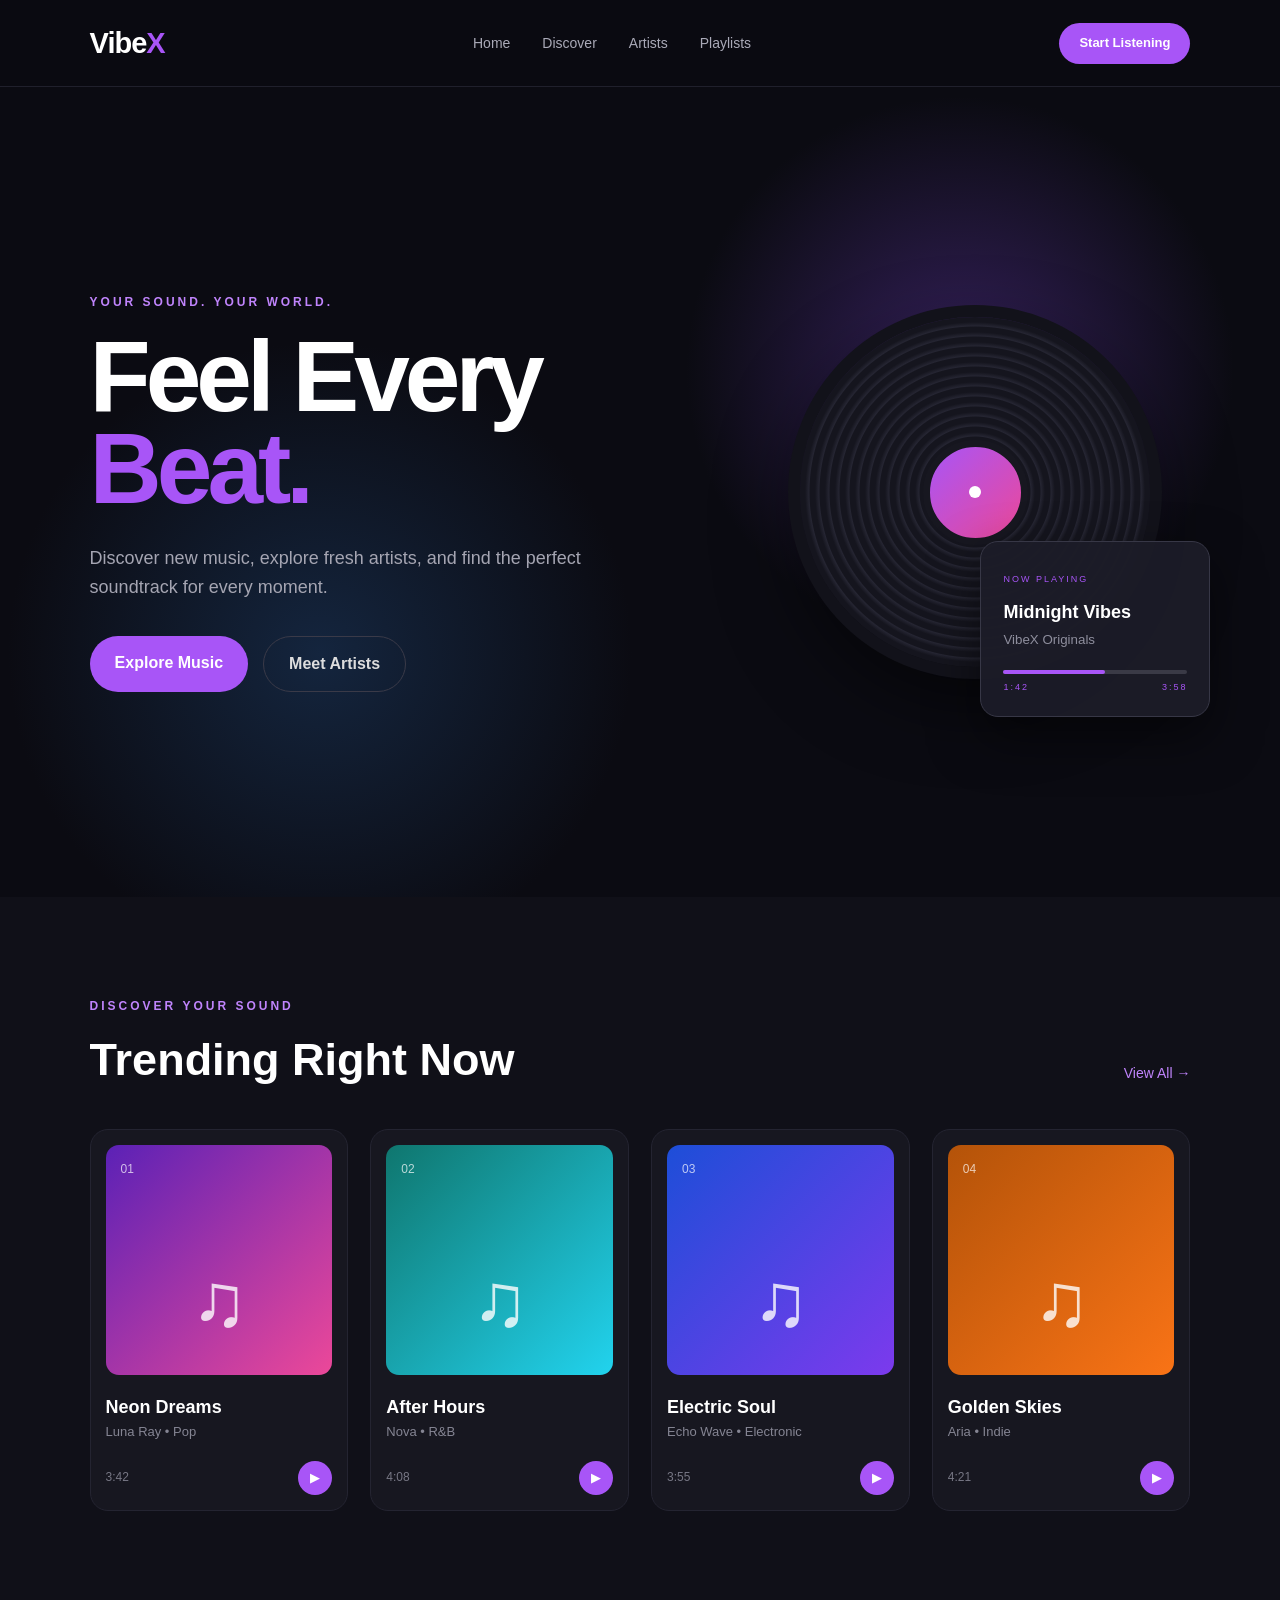
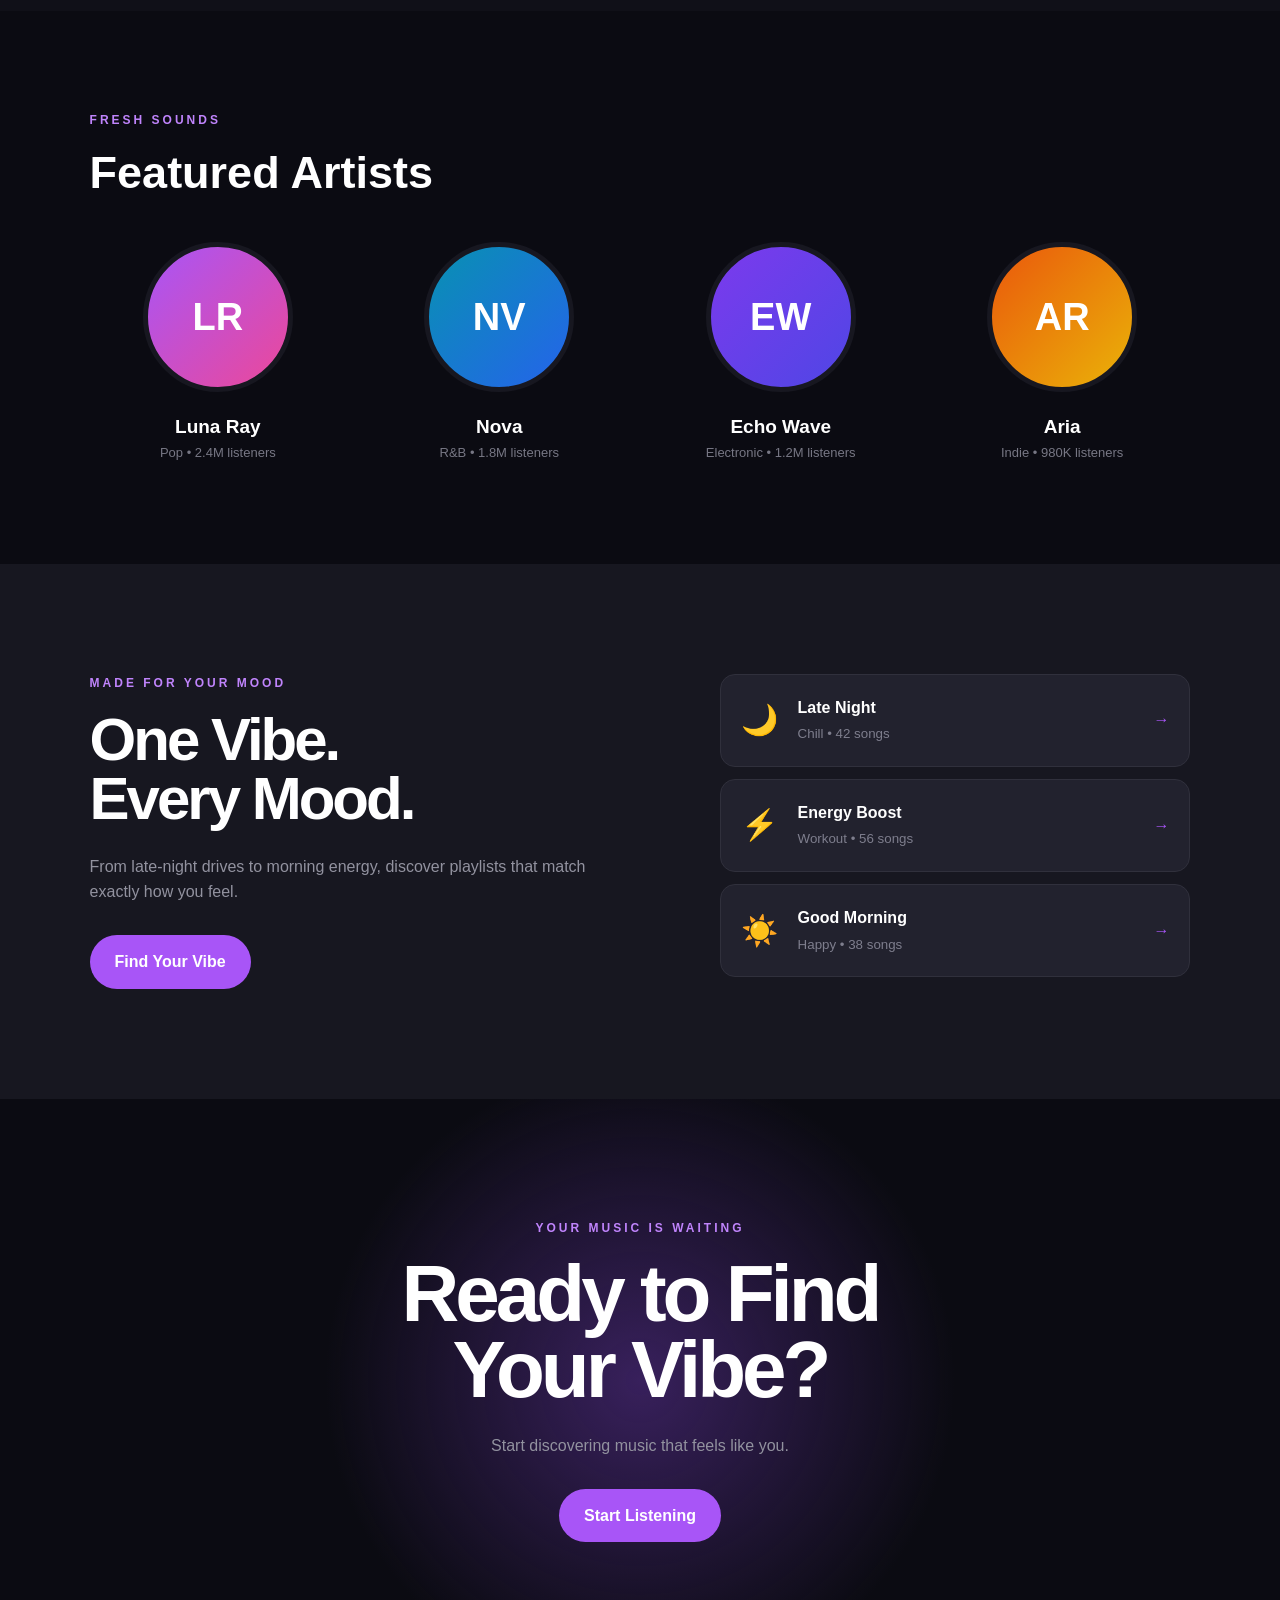
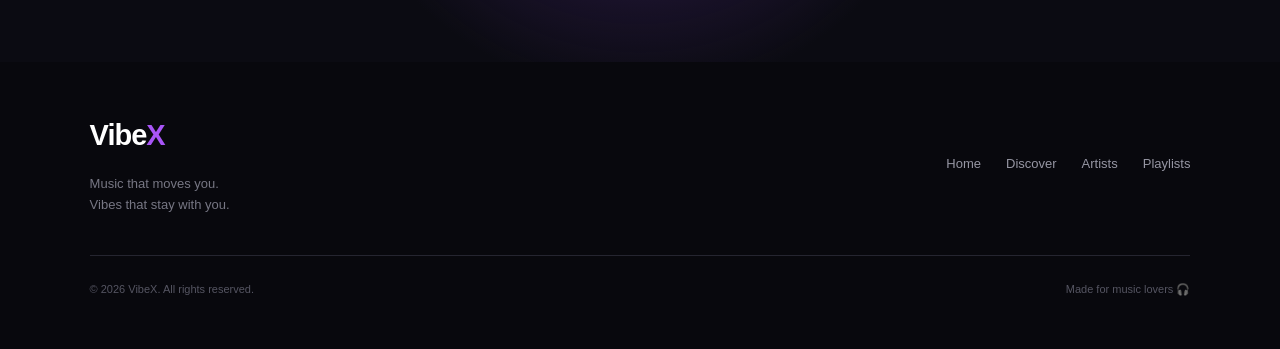
<file: WebDev-L1-Landingpage-VibeX/index.html>
<!DOCTYPE html>
<html lang="en">
<head>
    <meta charset="UTF-8">
    <meta name="viewport" content="width=device-width, initial-scale=1.0">
    <title>VibeX | Feel Every Beat</title>
    <link rel="stylesheet" href="style.css">
</head>

<body>

    <!-- Navigation -->
    <header class="navbar">
        <a href="#home" class="logo">Vibe<span>X</span></a>

        <nav>
            <a href="#home">Home</a>
            <a href="#discover">Discover</a>
            <a href="#artists">Artists</a>
            <a href="#playlists">Playlists</a>
        </nav>

        <a href="#discover" class="listen-btn">Start Listening</a>
    </header>


    <!-- Hero Section -->
    <section class="hero" id="home">

        <div class="hero-content">
            <p class="eyebrow">YOUR SOUND. YOUR WORLD.</p>

            <h1>Feel Every<br><span>Beat.</span></h1>

            <p class="hero-text">
                Discover new music, explore fresh artists,
                and find the perfect soundtrack for every moment.
            </p>

            <div class="hero-buttons">
                <a href="#discover" class="primary-btn">Explore Music</a>
                <a href="#artists" class="secondary-btn">Meet Artists</a>
            </div>
        </div>

        <div class="music-visual">

            <div class="vinyl">
                <div class="vinyl-center"></div>
            </div>

            <div class="floating-card">
                <span>NOW PLAYING</span>
                <strong>Midnight Vibes</strong>
                <small>VibeX Originals</small>

                <div class="progress">
                    <div></div>
                </div>

                <div class="player-time">
                    <span>1:42</span>
                    <span>3:58</span>
                </div>
            </div>

        </div>

    </section>


    <!-- Discover Section -->
    <section class="discover" id="discover">

        <div class="section-heading">
            <div>
                <p class="eyebrow">DISCOVER YOUR SOUND</p>
                <h2>Trending Right Now</h2>
            </div>

            <a href="#" class="view-link">View All →</a>
        </div>

        <div class="music-grid">

            <div class="music-card">
                <div class="album album-one">
                    <span>01</span>
                    <b>♫</b>
                </div>

                <h3>Neon Dreams</h3>
                <p>Luna Ray • Pop</p>

                <div class="card-bottom">
                    <span>3:42</span>
                    <button>▶</button>
                </div>
            </div>


            <div class="music-card">
                <div class="album album-two">
                    <span>02</span>
                    <b>♫</b>
                </div>

                <h3>After Hours</h3>
                <p>Nova • R&B</p>

                <div class="card-bottom">
                    <span>4:08</span>
                    <button>▶</button>
                </div>
            </div>


            <div class="music-card">
                <div class="album album-three">
                    <span>03</span>
                    <b>♫</b>
                </div>

                <h3>Electric Soul</h3>
                <p>Echo Wave • Electronic</p>

                <div class="card-bottom">
                    <span>3:55</span>
                    <button>▶</button>
                </div>
            </div>


            <div class="music-card">
                <div class="album album-four">
                    <span>04</span>
                    <b>♫</b>
                </div>

                <h3>Golden Skies</h3>
                <p>Aria • Indie</p>

                <div class="card-bottom">
                    <span>4:21</span>
                    <button>▶</button>
                </div>
            </div>

        </div>

    </section>


    <!-- Artists Section -->
    <section class="artists" id="artists">

        <div class="section-heading">
            <div>
                <p class="eyebrow">FRESH SOUNDS</p>
                <h2>Featured Artists</h2>
            </div>
        </div>

        <div class="artist-grid">

            <div class="artist-card">
                <div class="artist-image artist-one">LR</div>
                <h3>Luna Ray</h3>
                <p>Pop • 2.4M listeners</p>
            </div>

            <div class="artist-card">
                <div class="artist-image artist-two">NV</div>
                <h3>Nova</h3>
                <p>R&B • 1.8M listeners</p>
            </div>

            <div class="artist-card">
                <div class="artist-image artist-three">EW</div>
                <h3>Echo Wave</h3>
                <p>Electronic • 1.2M listeners</p>
            </div>

            <div class="artist-card">
                <div class="artist-image artist-four">AR</div>
                <h3>Aria</h3>
                <p>Indie • 980K listeners</p>
            </div>

        </div>

    </section>


    <!-- Playlists Section -->
    <section class="playlists" id="playlists">

        <div class="playlist-content">
            <p class="eyebrow">MADE FOR YOUR MOOD</p>

            <h2>One Vibe.<br>Every Mood.</h2>

            <p>
                From late-night drives to morning energy,
                discover playlists that match exactly how you feel.
            </p>

            <a href="#discover" class="primary-btn">Find Your Vibe</a>
        </div>

        <div class="mood-list">

            <div class="mood-item">
                <span>🌙</span>
                <div>
                    <strong>Late Night</strong>
                    <small>Chill • 42 songs</small>
                </div>
                <b>→</b>
            </div>

            <div class="mood-item">
                <span>⚡</span>
                <div>
                    <strong>Energy Boost</strong>
                    <small>Workout • 56 songs</small>
                </div>
                <b>→</b>
            </div>

            <div class="mood-item">
                <span>☀️</span>
                <div>
                    <strong>Good Morning</strong>
                    <small>Happy • 38 songs</small>
                </div>
                <b>→</b>
            </div>

        </div>

    </section>


    <!-- CTA -->
    <section class="cta">

        <p class="eyebrow">YOUR MUSIC IS WAITING</p>

        <h2>Ready to Find<br>Your Vibe?</h2>

        <p>
            Start discovering music that feels like you.
        </p>

        <a href="#home" class="primary-btn">Start Listening</a>

    </section>


    <!-- Footer -->
    <footer>

        <div class="footer-top">

            <div>
                <a href="#home" class="logo">Vibe<span>X</span></a>

                <p>
                    Music that moves you.<br>
                    Vibes that stay with you.
                </p>
            </div>

            <div class="footer-links">
                <a href="#home">Home</a>
                <a href="#discover">Discover</a>
                <a href="#artists">Artists</a>
                <a href="#playlists">Playlists</a>
            </div>

        </div>

        <div class="footer-bottom">
            <span>© 2026 VibeX. All rights reserved.</span>
            <span>Made for music lovers 🎧</span>
        </div>

    </footer>

</body>
</html>
</file>
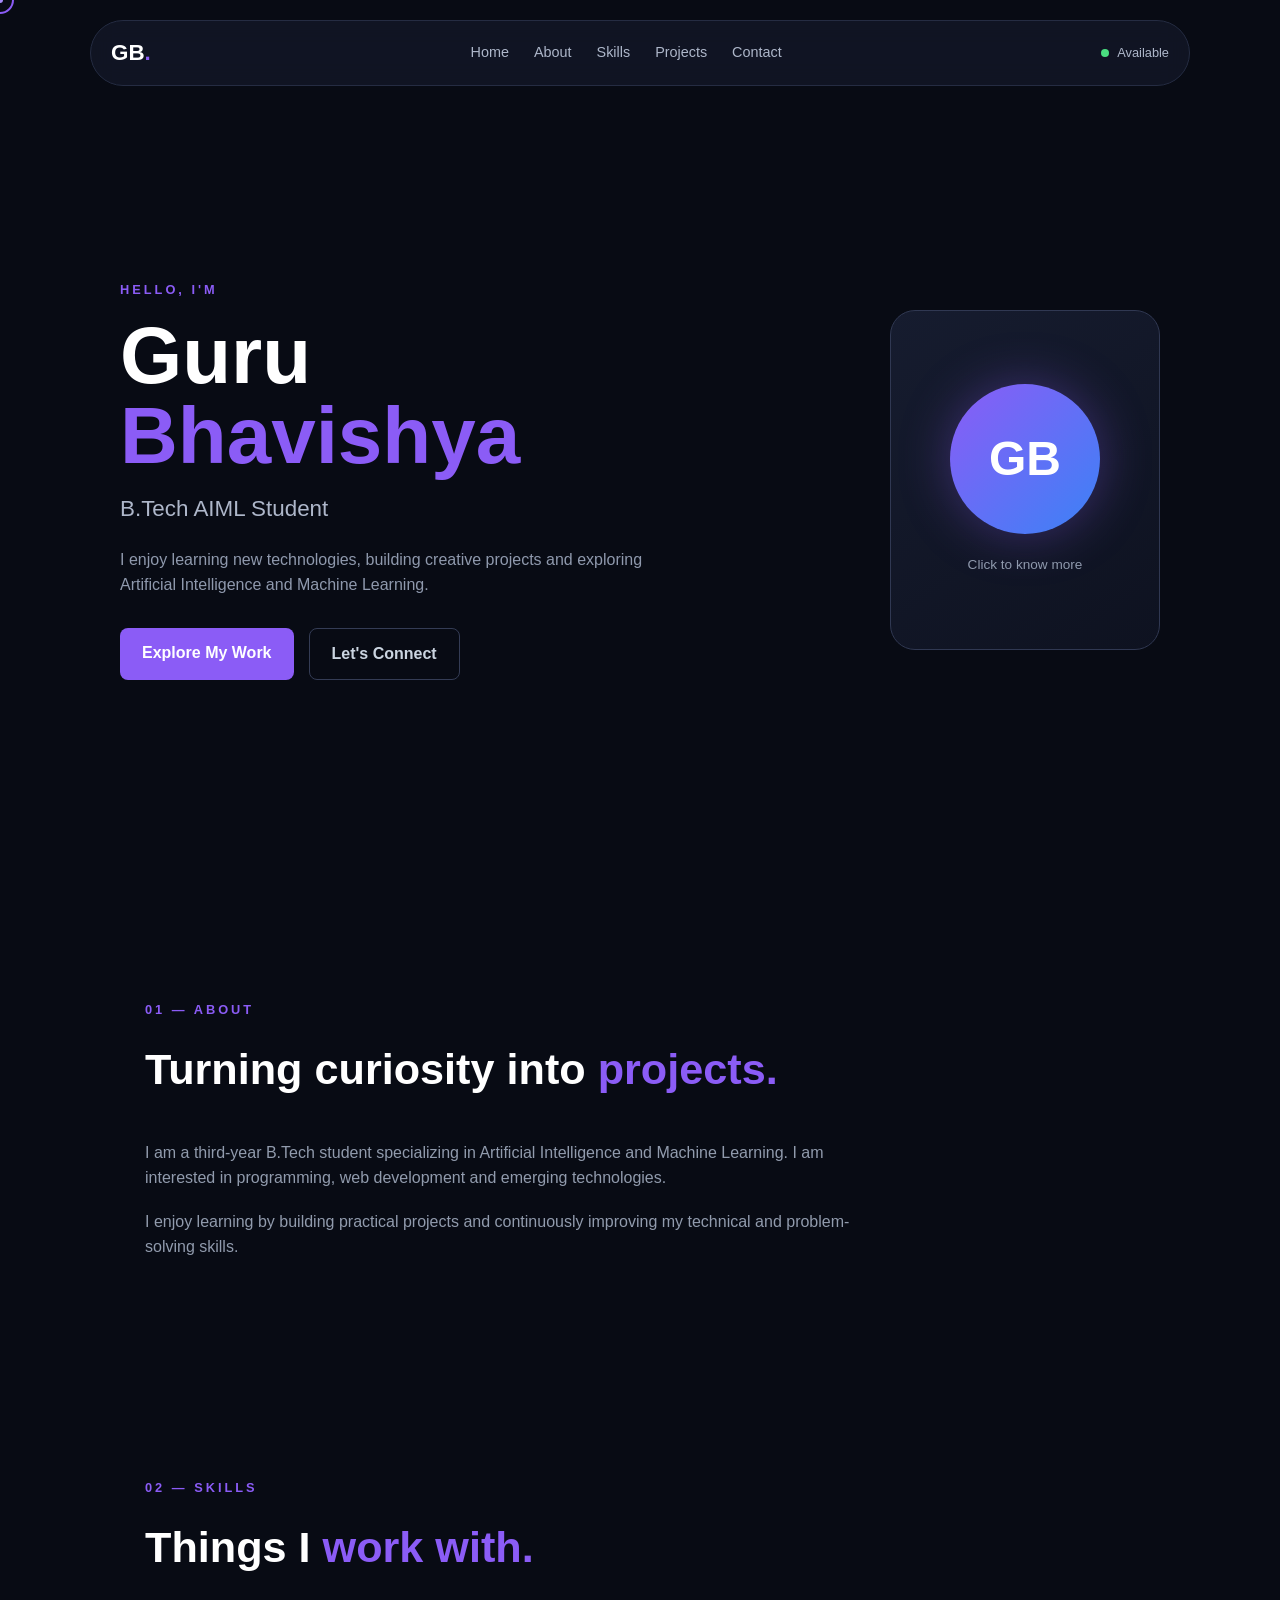
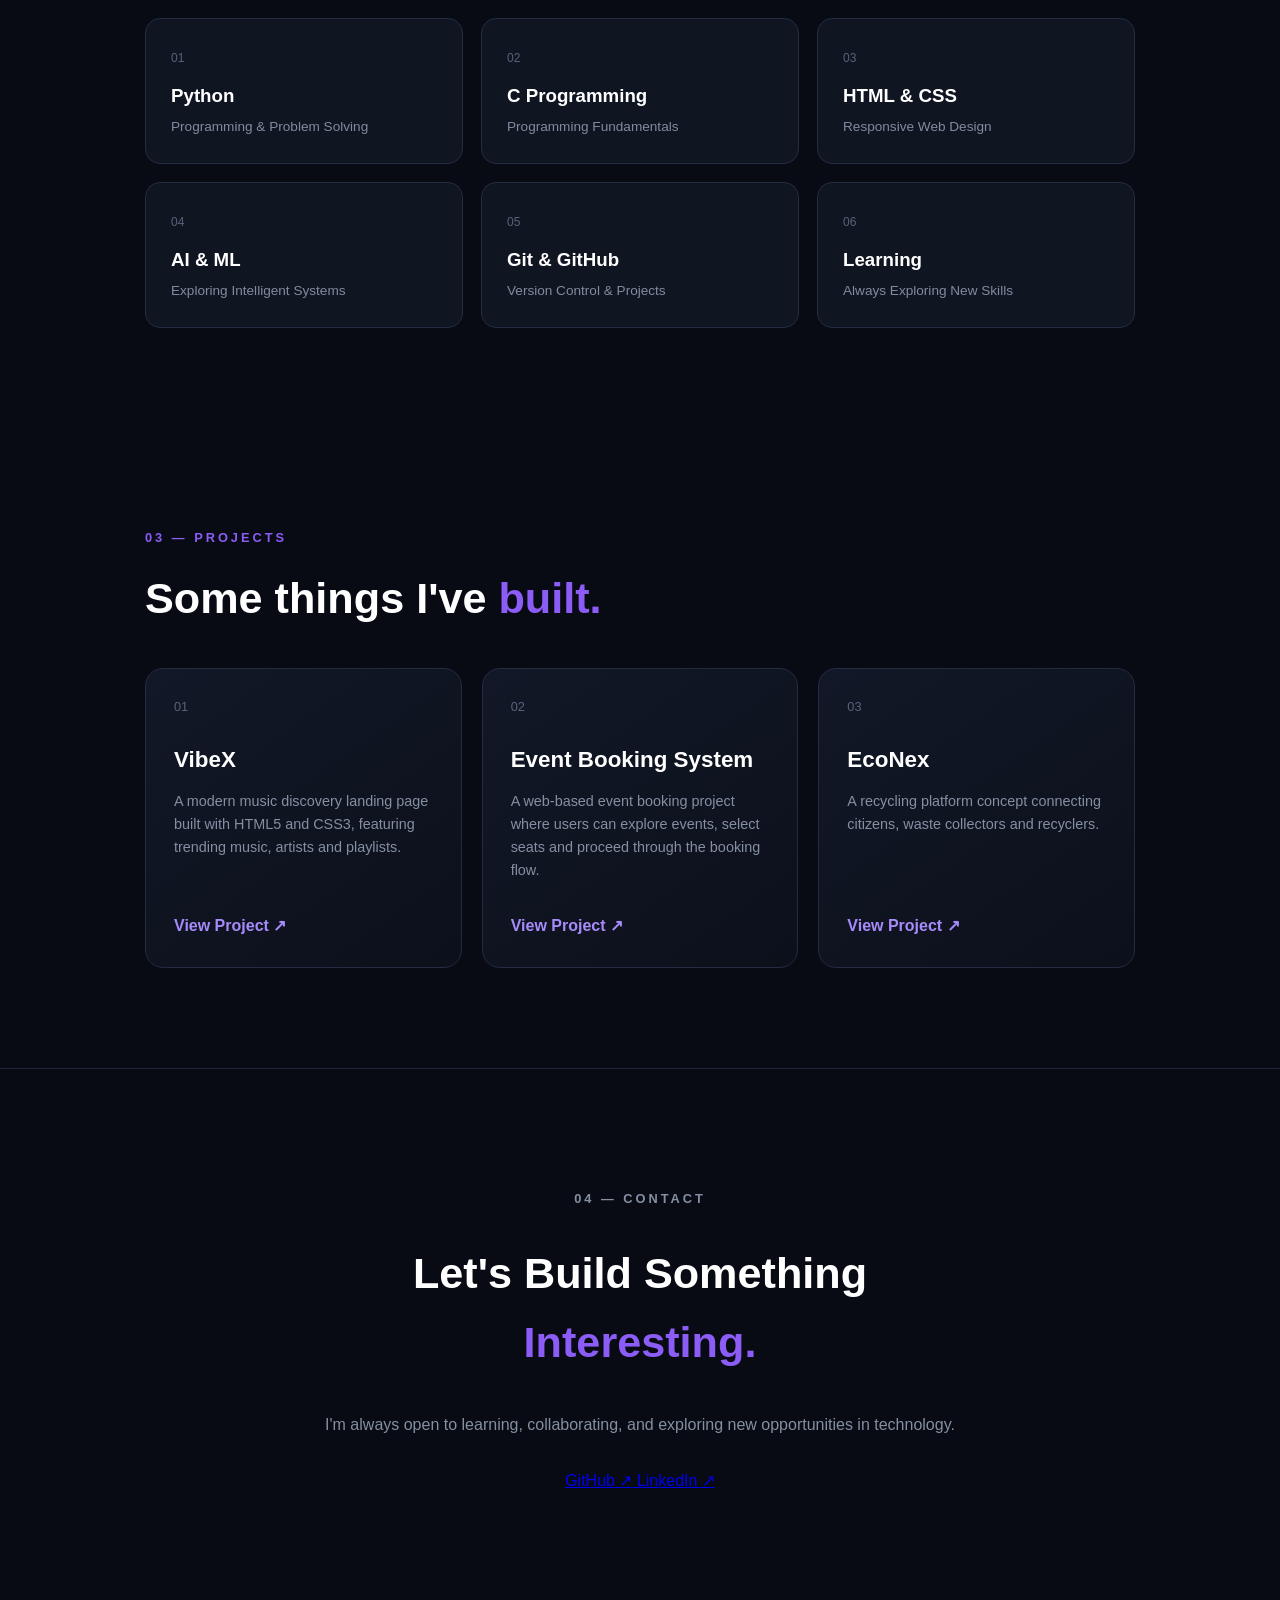
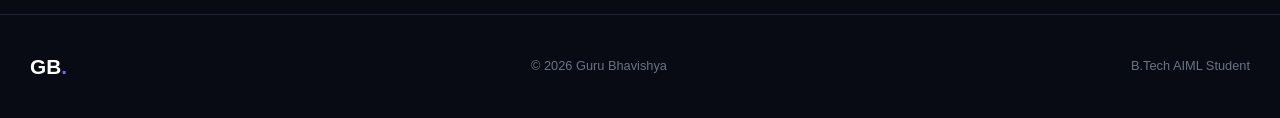
<file: WebDev-L1-PersonalPortfolio/index.html>
<!DOCTYPE html>
<html lang="en">
<head>
    <meta charset="UTF-8">
    <meta name="viewport" content="width=device-width, initial-scale=1.0">

    <title>Guru Bhavishya | Portfolio</title>

    <link rel="stylesheet" href="style.css">
</head>

<body>

    <!-- Custom Cursor -->
    <div class="custom-cursor"></div>
    <div class="cursor-dot"></div>

    <!-- Floating Navigation -->
    <header>
        <nav class="navbar">

            <a href="#home" class="logo">
                GB<span>.</span>
            </a>

            <div class="nav-links">
                <a href="#home">Home</a>
                <a href="#about">About</a>
                <a href="#skills">Skills</a>
                <a href="#projects">Projects</a>
                <a href="#contact">Contact</a>
            </div>

            <div class="status">
                <span></span>
                Available
            </div>

        </nav>
    </header>


    <!-- Hero Section -->
    <section id="home" class="hero">

        <div class="hero-content">

            <p class="small-text">HELLO, I'M</p>

            <h1>
                Guru<br>
                <span>Bhavishya</span>
            </h1>

            <h2>B.Tech AIML Student</h2>

            <p class="hero-description">
                I enjoy learning new technologies, building creative projects
                and exploring Artificial Intelligence and Machine Learning.
            </p>

            <div class="hero-buttons">

                <a href="#projects" class="primary-btn">
                    Explore My Work
                </a>

                <a href="#contact" class="secondary-btn">
                    Let's Connect
                </a>

            </div>

        </div>


        <!-- Interactive Profile Card -->
        <div class="profile-area">

            <div class="profile-card">

                <!-- Front -->
                <div class="profile-front">

                    <div class="profile-circle">
                        GB
                    </div>

                    <p>Click to know more</p>

                </div>


                <!-- Back -->
                <div class="profile-back">

                    <h3>Guru Bhavishya</h3>

                    <p>
                        B.Tech Artificial Intelligence &
                        Machine Learning Student
                    </p>

                    <div class="mini-skills">
                        <span>Python</span>
                        <span>AI/ML</span>
                        <span>Web</span>
                    </div>

                    <p class="profile-note">
                        Always learning. Always building.
                    </p>

                </div>

            </div>

        </div>

    </section>


    <!-- About Section -->
    <section id="about" class="section">

        <p class="section-label">
            01 — ABOUT
        </p>

        <h2>
            Turning curiosity into <span>projects.</span>
        </h2>

        <div class="about-content">

            <p>
                I am a third-year B.Tech student specializing in Artificial
                Intelligence and Machine Learning. I am interested in
                programming, web development and emerging technologies.
            </p>

            <p>
                I enjoy learning by building practical projects and
                continuously improving my technical and problem-solving skills.
            </p>

        </div>

    </section>


    <!-- Skills Section -->
    <section id="skills" class="section">

        <p class="section-label">
            02 — SKILLS
        </p>

        <h2>
            Things I <span>work with.</span>
        </h2>

        <div class="skills-grid">

            <div class="skill-card">

                <span>01</span>

                <h3>Python</h3>

                <p>
                    Programming & Problem Solving
                </p>

            </div>


            <div class="skill-card">

                <span>02</span>

                <h3>C Programming</h3>

                <p>
                    Programming Fundamentals
                </p>

            </div>


            <div class="skill-card">

                <span>03</span>

                <h3>HTML & CSS</h3>

                <p>
                    Responsive Web Design
                </p>

            </div>


            <div class="skill-card">

                <span>04</span>

                <h3>AI & ML</h3>

                <p>
                    Exploring Intelligent Systems
                </p>

            </div>


            <div class="skill-card">

                <span>05</span>

                <h3>Git & GitHub</h3>

                <p>
                    Version Control & Projects
                </p>

            </div>


            <div class="skill-card">

                <span>06</span>

                <h3>Learning</h3>

                <p>
                    Always Exploring New Skills
                </p>

            </div>

        </div>

    </section>


    <!-- Projects Section -->
    <section id="projects" class="section">

        <p class="section-label">
            03 — PROJECTS
        </p>

        <h2>
            Some things I've <span>built.</span>
        </h2>

        <div class="projects-grid">


            <!-- Project 1 -->
            <div class="project-card">

                <div class="project-number">
                    01
                </div>

                <h3>
                    VibeX
                </h3>

                <p>
                    A modern music discovery landing page built with HTML5
                    and CSS3, featuring trending music, artists and playlists.
                </p>

                <a href="https://github.com/gurubhavishya33"
                   target="_blank">
                    View Project ↗
                </a>

            </div>


            <!-- Project 2 -->
            <div class="project-card">

                <div class="project-number">
                    02
                </div>

                <h3>
                    Event Booking System
                </h3>

                <p>
                    A web-based event booking project where users can explore
                    events, select seats and proceed through the booking flow.
                </p>

                <a href="https://github.com/gurubhavishya33"
                   target="_blank">
                    View Project ↗
                </a>

            </div>


            <!-- Project 3 -->
            <div class="project-card">

                <div class="project-number">
                    03
                </div>

                <h3>
                    EcoNex
                </h3>

                <p>
                    A recycling platform concept connecting citizens,
                    waste collectors and recyclers.
                </p>

                <a href="https://github.com/gurubhavishya33"
                   target="_blank">
                    View Project ↗
                </a>

            </div>

        </div>

    </section>


    <!-- Contact Section -->
    <section id="contact" class="contact-section">

        <p class="section-label">
            04 — CONTACT
        </p>

        <div class="contact-content">

            <div class="contact-text">

                <h2>
                    Let's Build Something
                    <br>
                    <span>Interesting.</span>
                </h2>

                <p>
                    I'm always open to learning, collaborating, and exploring
                    new opportunities in technology.
                </p>

            </div>


            <div class="contact-links">

                <a href="https://github.com/gurubhavishya33"
                   target="_blank">
                    GitHub
                    <span>↗</span>
                </a>

                <a href="https://www.linkedin.com/in/guru-bhavishya-bb7204347/"
                   target="_blank">
                    LinkedIn
                    <span>↗</span>
                </a>

            </div>

        </div>

    </section>


    <!-- Footer -->
    <footer>

        <div class="footer-logo">
            GB<span>.</span>
        </div>

        <p>
            © 2026 Guru Bhavishya
        </p>

        <p>
            B.Tech AIML Student
        </p>

    </footer>


    <!-- JavaScript -->
    <script src="script.js"></script>

</body>
</html>
</file>
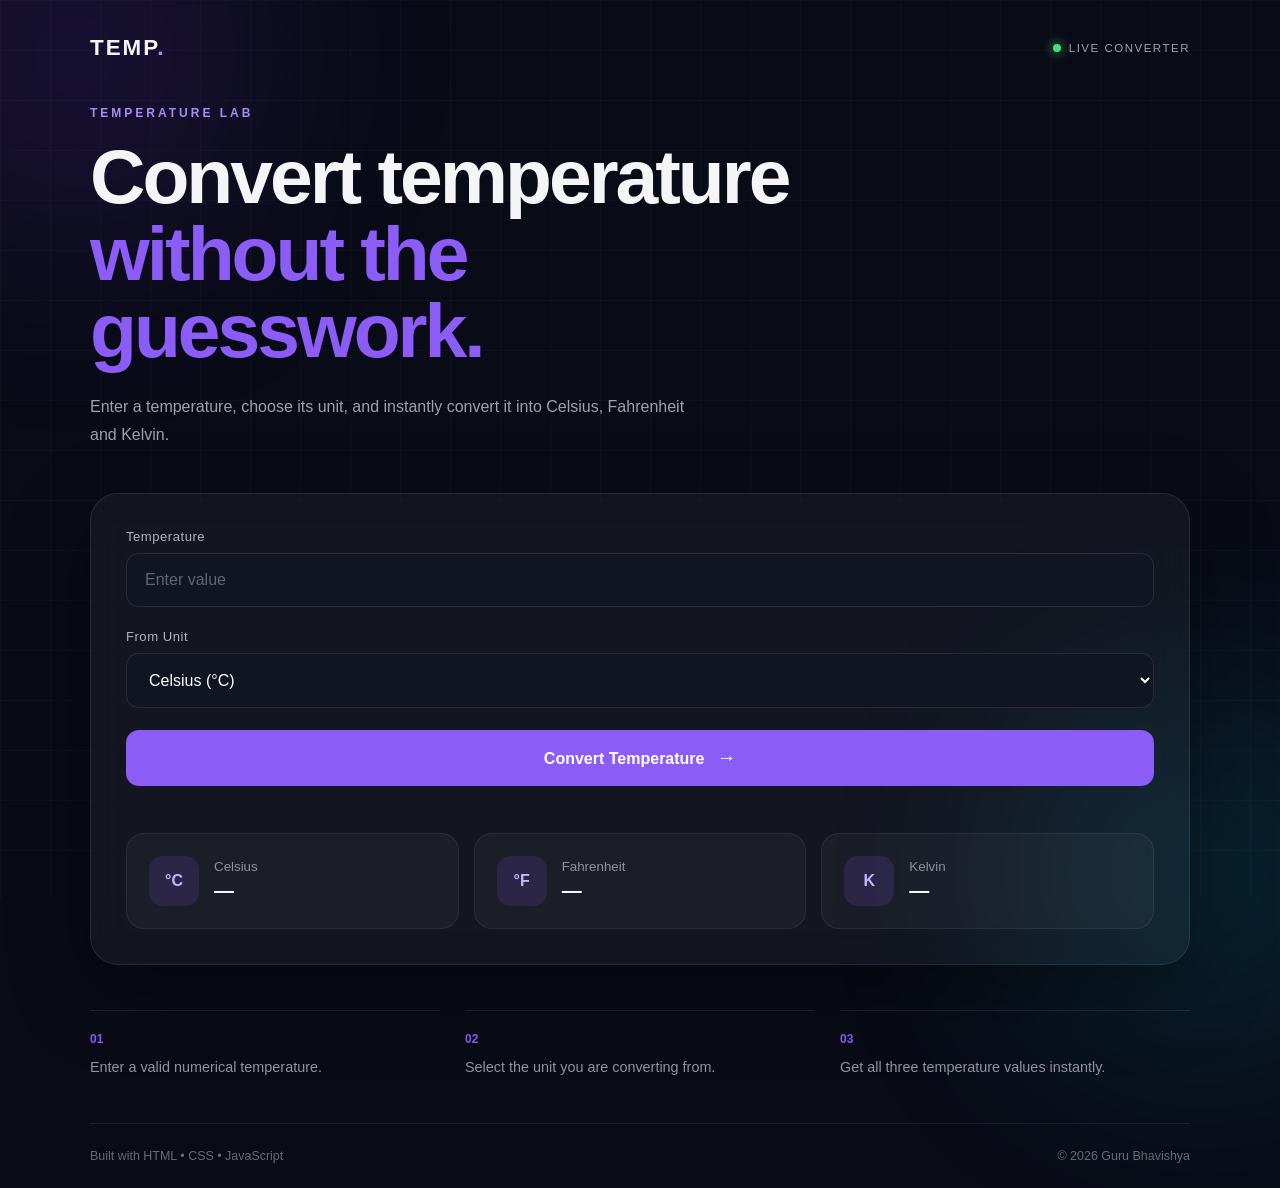
<file: WebDev-L1-TemperatureConverter/index.html>
<!DOCTYPE html>
<html lang="en">
<head>
    <meta charset="UTF-8">
    <meta name="viewport" content="width=device-width, initial-scale=1.0">

    <title>Temperature Lab | Converter</title>

    <link rel="stylesheet" href="style.css">
</head>

<body>

    <!-- Background Decoration -->
    <div class="glow glow-one"></div>
    <div class="glow glow-two"></div>


    <!-- Main Container -->
    <main class="converter-container">

        <!-- Header -->
        <div class="header">

            <div class="logo">
                TEMP<span>.</span>
            </div>

            <div class="status">
                <span></span>
                LIVE CONVERTER
            </div>

        </div>


        <!-- Hero Text -->
        <section class="intro">

            <p class="label">
                TEMPERATURE LAB
            </p>

            <h1>
                Convert temperature<br>
                <span>without the guesswork.</span>
            </h1>

            <p class="description">
                Enter a temperature, choose its unit, and instantly
                convert it into Celsius, Fahrenheit and Kelvin.
            </p>

        </section>


        <!-- Converter Card -->
        <section class="converter-card">

            <!-- Input -->
            <div class="input-group">

                <label for="temperature">
                    Temperature
                </label>

                <input
                    type="number"
                    id="temperature"
                    placeholder="Enter value"
                    step="any"
                >

            </div>


            <!-- Unit -->
            <div class="input-group">

                <label for="unit">
                    From Unit
                </label>

                <select id="unit">

                    <option value="celsius">
                        Celsius (°C)
                    </option>

                    <option value="fahrenheit">
                        Fahrenheit (°F)
                    </option>

                    <option value="kelvin">
                        Kelvin (K)
                    </option>

                </select>

            </div>


            <!-- Convert Button -->
            <button id="convertBtn">
                Convert Temperature
                <span>→</span>
            </button>


            <!-- Error Message -->
            <p id="errorMessage"></p>


            <!-- Results -->
            <div class="results">

                <div class="result-card">

                    <span class="unit-symbol">
                        °C
                    </span>

                    <div>
                        <small>Celsius</small>
                        <h2 id="celsiusResult">—</h2>
                    </div>

                </div>


                <div class="result-card">

                    <span class="unit-symbol">
                        °F
                    </span>

                    <div>
                        <small>Fahrenheit</small>
                        <h2 id="fahrenheitResult">—</h2>
                    </div>

                </div>


                <div class="result-card">

                    <span class="unit-symbol">
                        K
                    </span>

                    <div>
                        <small>Kelvin</small>
                        <h2 id="kelvinResult">—</h2>
                    </div>

                </div>

            </div>

        </section>


        <!-- Information -->
        <section class="info-section">

            <div>
                <span>01</span>
                <p>
                    Enter a valid numerical temperature.
                </p>
            </div>

            <div>
                <span>02</span>
                <p>
                    Select the unit you are converting from.
                </p>
            </div>

            <div>
                <span>03</span>
                <p>
                    Get all three temperature values instantly.
                </p>
            </div>

        </section>


        <!-- Footer -->
        <footer>

            <p>
                Built with HTML • CSS • JavaScript
            </p>

            <p>
                © 2026 Guru Bhavishya
            </p>

        </footer>

    </main>


    <script src="script.js"></script>

</body>
</html>
</file>
<file: WebDev-L1-Landingpage-VibeX/style.css>
* {
    margin: 0;
    padding: 0;
    box-sizing: border-box;
}

html {
    scroll-behavior: smooth;
}

body {
    font-family: Arial, Helvetica, sans-serif;
    background: #0b0b12;
    color: #ffffff;
    line-height: 1.6;
}


/* NAVBAR */

.navbar {
    position: sticky;
    top: 0;
    z-index: 1000;

    display: flex;
    align-items: center;
    justify-content: space-between;

    padding: 20px 7%;

    background: rgba(11, 11, 18, 0.92);
    border-bottom: 1px solid #20202c;
    backdrop-filter: blur(12px);
}

.logo {
    color: white;
    text-decoration: none;
    font-size: 29px;
    font-weight: 800;
    letter-spacing: -1px;
}

.logo span {
    color: #a855f7;
}

nav {
    display: flex;
    gap: 32px;
}

nav a {
    color: #aaaab8;
    text-decoration: none;
    font-size: 14px;
    transition: 0.3s;
}

nav a:hover {
    color: #ffffff;
}

.listen-btn {
    text-decoration: none;
    color: white;
    background: #a855f7;
    padding: 10px 20px;
    border-radius: 25px;
    font-size: 13px;
    font-weight: bold;
    transition: 0.3s;
}

.listen-btn:hover {
    background: #c084fc;
    transform: translateY(-2px);
}


/* HERO */

.hero {
    min-height: 90vh;
    padding: 80px 7%;

    display: flex;
    align-items: center;
    justify-content: space-between;
    gap: 70px;

    background:
        radial-gradient(circle at 75% 35%, #34205a 0, transparent 25%),
        radial-gradient(circle at 25% 70%, #14253e 0, transparent 28%),
        #0b0b12;
}

.hero-content {
    max-width: 600px;
}

.eyebrow {
    color: #c084fc;
    font-size: 12px;
    font-weight: bold;
    letter-spacing: 3px;
    margin-bottom: 18px;
}

.hero h1 {
    font-size: clamp(60px, 8vw, 100px);
    line-height: 0.92;
    letter-spacing: -5px;
    margin-bottom: 30px;
}

.hero h1 span {
    color: #a855f7;
}

.hero-text {
    max-width: 520px;
    color: #a5a5b2;
    font-size: 18px;
    margin-bottom: 35px;
}

.hero-buttons {
    display: flex;
    gap: 15px;
    flex-wrap: wrap;
}

.primary-btn,
.secondary-btn {
    display: inline-block;
    text-decoration: none;
    padding: 14px 25px;
    border-radius: 30px;
    font-weight: bold;
    transition: 0.3s;
}

.primary-btn {
    background: #a855f7;
    color: white;
}

.primary-btn:hover {
    background: #c084fc;
    transform: translateY(-3px);
}

.secondary-btn {
    color: #ddd;
    border: 1px solid #3a3a48;
}

.secondary-btn:hover {
    border-color: #a855f7;
}


/* MUSIC VISUAL */

.music-visual {
    width: 430px;
    height: 500px;
    position: relative;

    display: flex;
    align-items: center;
    justify-content: center;
}

.vinyl {
    width: 350px;
    height: 350px;
    border-radius: 50%;

    background:
        repeating-radial-gradient(
            circle,
            #15151e 0px,
            #15151e 5px,
            #252532 6px,
            #15151e 10px
        );

    box-shadow:
        0 0 0 12px #12121a,
        0 30px 80px rgba(0, 0, 0, 0.6);

    display: flex;
    align-items: center;
    justify-content: center;
}

.vinyl-center {
    width: 105px;
    height: 105px;
    border-radius: 50%;

    background:
        linear-gradient(135deg, #a855f7, #ec4899);

    border: 7px solid #171720;

    position: relative;
}

.vinyl-center::after {
    content: "";
    width: 12px;
    height: 12px;

    background: white;
    border-radius: 50%;

    position: absolute;
    top: 50%;
    left: 50%;

    transform: translate(-50%, -50%);
}

.floating-card {
    position: absolute;
    right: -20px;
    bottom: 25px;

    width: 230px;
    padding: 22px;

    background: rgba(28, 28, 39, 0.95);
    border: 1px solid #373746;
    border-radius: 18px;

    box-shadow: 0 20px 50px rgba(0, 0, 0, 0.5);
}

.floating-card span {
    color: #a855f7;
    font-size: 9px;
    letter-spacing: 2px;
}

.floating-card strong {
    display: block;
    font-size: 18px;
    margin-top: 8px;
}

.floating-card small {
    color: #8e8e9d;
}

.progress {
    width: 100%;
    height: 4px;
    margin-top: 18px;
    background: #3a3a46;
    border-radius: 5px;
}

.progress div {
    width: 55%;
    height: 100%;
    background: #a855f7;
    border-radius: 5px;
}

.player-time {
    display: flex;
    justify-content: space-between;
    margin-top: 6px;
    color: #777784;
    font-size: 10px;
}


/* DISCOVER */

.discover,
.artists {
    padding: 100px 7%;
    background: #101018;
}

.section-heading {
    display: flex;
    align-items: end;
    justify-content: space-between;
    margin-bottom: 45px;
}

.section-heading h2 {
    font-size: 45px;
    line-height: 1.1;
}

.view-link {
    color: #c084fc;
    text-decoration: none;
    font-size: 14px;
}

.music-grid {
    display: grid;
    grid-template-columns: repeat(4, 1fr);
    gap: 22px;
}

.music-card {
    padding: 15px;
    background: #171720;
    border: 1px solid #242431;
    border-radius: 18px;
    transition: 0.3s;
}

.music-card:hover {
    transform: translateY(-8px);
    border-color: #6b3a91;
}

.album {
    height: 230px;
    border-radius: 13px;
    padding: 15px;

    display: flex;
    flex-direction: column;
    justify-content: space-between;

    overflow: hidden;
}

.album span {
    font-size: 12px;
    opacity: 0.7;
}

.album b {
    font-size: 75px;
    text-align: center;
    opacity: 0.8;
}

.album-one {
    background: linear-gradient(135deg, #5b21b6, #ec4899);
}

.album-two {
    background: linear-gradient(135deg, #0f766e, #22d3ee);
}

.album-three {
    background: linear-gradient(135deg, #1d4ed8, #7c3aed);
}

.album-four {
    background: linear-gradient(135deg, #b45309, #f97316);
}

.music-card h3 {
    margin-top: 18px;
    font-size: 18px;
}

.music-card > p {
    color: #858593;
    font-size: 13px;
}

.card-bottom {
    display: flex;
    justify-content: space-between;
    align-items: center;
    margin-top: 18px;
}

.card-bottom span {
    color: #777784;
    font-size: 12px;
}

.card-bottom button {
    width: 34px;
    height: 34px;
    border: none;
    border-radius: 50%;

    background: #a855f7;
    color: white;

    cursor: pointer;
}


/* ARTISTS */

.artists {
    background: #0b0b12;
}

.artist-grid {
    display: grid;
    grid-template-columns: repeat(4, 1fr);
    gap: 25px;
}

.artist-card {
    text-align: center;
}

.artist-image {
    width: 150px;
    height: 150px;

    margin: 0 auto 20px;

    border-radius: 50%;

    display: flex;
    align-items: center;
    justify-content: center;

    font-size: 38px;
    font-weight: bold;

    border: 5px solid #171720;
}

.artist-one {
    background: linear-gradient(135deg, #a855f7, #ec4899);
}

.artist-two {
    background: linear-gradient(135deg, #0891b2, #2563eb);
}

.artist-three {
    background: linear-gradient(135deg, #7c3aed, #4f46e5);
}

.artist-four {
    background: linear-gradient(135deg, #ea580c, #eab308);
}

.artist-card h3 {
    font-size: 19px;
}

.artist-card p {
    color: #777784;
    font-size: 13px;
}


/* PLAYLISTS */

.playlists {
    padding: 110px 7%;

    display: flex;
    justify-content: space-between;
    align-items: center;
    gap: 80px;

    background: #171720;
}

.playlist-content {
    max-width: 550px;
}

.playlist-content h2 {
    font-size: 60px;
    line-height: 0.98;
    letter-spacing: -3px;
    margin-bottom: 25px;
}

.playlist-content > p:not(.eyebrow) {
    color: #92929f;
    margin-bottom: 30px;
}

.mood-list {
    width: 500px;
}

.mood-item {
    display: flex;
    align-items: center;
    gap: 20px;

    padding: 20px;

    margin-bottom: 12px;

    background: #22222e;
    border: 1px solid #30303c;
    border-radius: 15px;

    transition: 0.3s;
}

.mood-item:hover {
    border-color: #a855f7;
    transform: translateX(5px);
}

.mood-item > span {
    font-size: 30px;
}

.mood-item div {
    flex: 1;
}

.mood-item strong {
    display: block;
}

.mood-item small {
    color: #7e7e8d;
}

.mood-item > b {
    color: #a855f7;
}


/* CTA */

.cta {
    padding: 120px 20px;
    text-align: center;

    background:
        radial-gradient(circle at center, #38205c, transparent 45%),
        #0b0b12;
}

.cta h2 {
    font-size: clamp(50px, 7vw, 80px);
    line-height: 0.95;
    letter-spacing: -4px;
    margin-bottom: 25px;
}

.cta > p:not(.eyebrow) {
    color: #92929f;
    margin-bottom: 30px;
}


/* FOOTER */

footer {
    padding: 50px 7%;
    background: #08080d;
}

.footer-top {
    display: flex;
    justify-content: space-between;
    gap: 30px;

    padding-bottom: 40px;
    border-bottom: 1px solid #252530;
}

.footer-top p {
    color: #777784;
    margin-top: 15px;
    font-size: 13px;
}

.footer-links {
    display: flex;
    align-items: center;
    gap: 25px;
}

.footer-links a {
    color: #9696a3;
    text-decoration: none;
    font-size: 13px;
}

.footer-links a:hover {
    color: white;
}

.footer-bottom {
    padding-top: 25px;

    display: flex;
    justify-content: space-between;

    color: #555562;
    font-size: 11px;
}


/* RESPONSIVE */

@media (max-width: 1000px) {

    nav {
        display: none;
    }

    .hero {
        flex-direction: column;
        align-items: flex-start;
    }

    .music-visual {
        width: 100%;
        max-width: 500px;
        align-self: center;
    }

    .music-grid {
        grid-template-columns: repeat(2, 1fr);
    }

    .artist-grid {
        grid-template-columns: repeat(2, 1fr);
    }

    .playlists {
        flex-direction: column;
        align-items: flex-start;
    }

    .mood-list {
        width: 100%;
    }
}


@media (max-width: 600px) {

    .navbar {
        padding: 18px 5%;
    }

    .listen-btn {
        display: none;
    }

    .hero {
        padding: 65px 5%;
    }

    .hero h1 {
        font-size: 60px;
    }

    .music-visual {
        height: 400px;
    }

    .vinyl {
        width: 270px;
        height: 270px;
    }

    .floating-card {
        right: 0;
    }

    .discover,
    .artists {
        padding: 75px 5%;
    }

    .section-heading {
        align-items: flex-start;
        gap: 20px;
        flex-direction: column;
    }

    .section-heading h2 {
        font-size: 38px;
    }

    .music-grid {
        grid-template-columns: 1fr;
    }

    .artist-grid {
        grid-template-columns: 1fr 1fr;
    }

    .artist-image {
        width: 120px;
        height: 120px;
    }

    .playlists {
        padding: 80px 5%;
    }

    .playlist-content h2 {
        font-size: 48px;
    }

    .mood-list {
        width: 100%;
    }

    .footer-top,
    .footer-bottom {
        flex-direction: column;
    }

    .footer-links {
        flex-wrap: wrap;
    }
}
</file>
<file: WebDev-L1-PersonalPortfolio/style.css>
* {
    margin: 0;
    padding: 0;
    box-sizing: border-box;
}

html {
    scroll-behavior: smooth;
}

body {
    font-family: Arial, sans-serif;
    background: #080b14;
    color: #e8ecf4;
    line-height: 1.6;
}

/* Floating Navbar */

header {
    position: fixed;
    top: 20px;
    left: 0;
    width: 100%;
    z-index: 1000;
}

.navbar {
    width: 90%;
    max-width: 1100px;
    margin: auto;
    padding: 14px 20px;

    display: flex;
    align-items: center;
    justify-content: space-between;

    background: rgba(18, 23, 38, 0.85);
    border: 1px solid #252c42;
    border-radius: 50px;

    backdrop-filter: blur(12px);
}

.logo {
    text-decoration: none;
    font-size: 1.4rem;
    font-weight: bold;
    color: white;
}

.logo span,
.footer-logo span {
    color: #8b5cf6;
}

.nav-links {
    display: flex;
    gap: 25px;
}

.nav-links a {
    color: #aeb7ca;
    text-decoration: none;
    font-size: 0.9rem;
    transition: 0.3s;
}

.nav-links a:hover {
    color: #ffffff;
}

.status {
    font-size: 0.8rem;
    color: #aeb7ca;
}

.status span {
    display: inline-block;
    width: 8px;
    height: 8px;
    background: #4ade80;
    border-radius: 50%;
    margin-right: 5px;
}

/* Hero */

.hero {
    min-height: 100vh;
    max-width: 1100px;
    margin: auto;

    padding: 140px 30px 80px;

    display: flex;
    align-items: center;
    justify-content: space-between;
    gap: 70px;
}

.hero-content {
    max-width: 620px;
}

.small-text,
.section-label {
    color: #8b5cf6;
    font-size: 0.8rem;
    font-weight: bold;
    letter-spacing: 3px;
}

.hero h1 {
    font-size: 5rem;
    line-height: 1;
    margin: 15px 0;
    color: #ffffff;
}

.hero h1 span {
    color: #8b5cf6;
}

.hero h2 {
    color: #aeb7ca;
    font-size: 1.4rem;
    font-weight: normal;
    margin-bottom: 20px;
}

.hero-description {
    color: #8f99ad;
    max-width: 550px;
    margin-bottom: 30px;
}

.hero-buttons {
    display: flex;
    gap: 15px;
}

.primary-btn,
.secondary-btn {
    display: inline-block;
    padding: 12px 22px;
    border-radius: 8px;
    text-decoration: none;
    font-weight: bold;
    transition: 0.3s;
}

.primary-btn {
    background: #8b5cf6;
    color: white;
}

.primary-btn:hover {
    transform: translateY(-3px);
    background: #7c3aed;
}

.secondary-btn {
    border: 1px solid #343c55;
    color: #cbd5e1;
}

.secondary-btn:hover {
    border-color: #8b5cf6;
    color: white;
}

/* Profile */

.profile-area {
    display: flex;
    justify-content: center;
    align-items: center;
    perspective: 1000px;
}

.profile-card {
    width: 270px;
    height: 340px;
    position: relative;
    cursor: pointer;

    transform-style: preserve-3d;
    transition: transform 0.8s;
}

.profile-card.flipped {
    transform: rotateY(180deg);
}

.profile-front,
.profile-back {
    position: absolute;
    width: 100%;
    height: 100%;

    border-radius: 25px;

    display: flex;
    flex-direction: column;
    align-items: center;
    justify-content: center;

    backface-visibility: hidden;

    background: linear-gradient(
        145deg,
        #161c2f,
        #0e1220
    );

    border: 1px solid #303852;
}

.profile-circle {
    width: 150px;
    height: 150px;

    border-radius: 50%;

    display: flex;
    justify-content: center;
    align-items: center;

    font-size: 3rem;
    font-weight: bold;

    background: linear-gradient(
        135deg,
        #8b5cf6,
        #3b82f6
    );

    color: white;

    box-shadow: 0 0 50px rgba(139, 92, 246, 0.35);
}

.profile-front p {
    margin-top: 20px;
    color: #8f99ad;
    font-size: 0.85rem;
}

.profile-back {
    transform: rotateY(180deg);
    padding: 30px;
    text-align: center;
}

.profile-back h3 {
    font-size: 1.4rem;
    margin-bottom: 12px;
}

.profile-back p {
    color: #9ba5b8;
    font-size: 0.9rem;
}

.mini-skills {
    display: flex;
    gap: 8px;
    margin: 20px 0;
}

.mini-skills span {
    padding: 5px 10px;
    border-radius: 20px;
    background: #20263a;
    color: #b7a4ff;
    font-size: 0.75rem;
}

.profile-note {
    font-size: 0.8rem;
}

/* Sections */

.section {
    max-width: 1050px;
    margin: auto;
    padding: 100px 30px;
}

.section h2,
.contact-section h2 {
    font-size: 2.7rem;
    margin: 15px 0 35px;
    color: white;
}

.section h2 span,
.contact-section h2 span {
    color: #8b5cf6;
}

/* About */

.about-content {
    max-width: 750px;
}

.about-content p {
    color: #919bad;
    margin-bottom: 18px;
    font-size: 1rem;
}

/* Skills */

.skills-grid {
    display: grid;
    grid-template-columns: repeat(3, 1fr);
    gap: 18px;
}

.skill-card {
    padding: 25px;
    border: 1px solid #252c42;
    border-radius: 15px;
    background: #101522;
    transition: 0.3s;
}

.skill-card:hover {
    transform: translateY(-6px);
    border-color: #8b5cf6;
}

.skill-card span {
    color: #59627a;
    font-size: 0.75rem;
}

.skill-card h3 {
    margin: 12px 0 5px;
    color: white;
}

.skill-card p {
    color: #818b9f;
    font-size: 0.85rem;
}

/* Projects */

.projects-grid {
    display: grid;
    grid-template-columns: repeat(3, 1fr);
    gap: 20px;
}

.project-card {
    padding: 28px;
    min-height: 300px;

    border: 1px solid #252c42;
    border-radius: 18px;

    background: linear-gradient(
        145deg,
        #121827,
        #0c101b
    );

    transition: 0.3s;

    display: flex;
    flex-direction: column;
}

.project-card:hover {
    transform: translateY(-8px);
    border-color: #8b5cf6;
}

.project-number {
    color: #59627a;
    font-size: 0.8rem;
}

.project-card h3 {
    color: white;
    font-size: 1.4rem;
    margin: 25px 0 12px;
}

.project-card p {
    color: #858fa2;
    font-size: 0.9rem;
    margin-bottom: 25px;
}

.project-card a {
    color: #a78bfa;
    text-decoration: none;
    margin-top: auto;
    font-weight: bold;
}

/* Contact */

.contact-section {
    text-align: center;
    padding: 120px 30px;
    border-top: 1px solid #1d2435;
}

.contact-section p {
    color: #858fa2;
    margin-bottom: 30px;
}

/* Footer */

footer {
    padding: 35px 30px;

    display: flex;
    justify-content: space-between;
    align-items: center;

    border-top: 1px solid #1d2435;

    color: #697386;
    font-size: 0.8rem;
}

.footer-logo {
    font-size: 1.3rem;
    font-weight: bold;
    color: white;
}

/* Responsive */

@media (max-width: 850px) {

    .nav-links {
        gap: 12px;
    }

    .status {
        display: none;
    }

    .hero {
        flex-direction: column;
        text-align: center;
        padding-top: 150px;
    }

    .hero-content {
        max-width: 650px;
    }

    .hero-buttons {
        justify-content: center;
    }

    .hero h1 {
        font-size: 4rem;
    }

    .skills-grid,
    .projects-grid {
        grid-template-columns: 1fr 1fr;
    }
}

@media (max-width: 600px) {

    header {
        top: 10px;
    }

    .navbar {
        width: 94%;
    }

    .nav-links {
        display: none;
    }

    .hero h1 {
        font-size: 3rem;
    }

    .hero-buttons {
        flex-direction: column;
    }

    .skills-grid,
    .projects-grid {
        grid-template-columns: 1fr;
    }

    .section h2,
    .contact-section h2 {
        font-size: 2rem;
    }

    footer {
        flex-direction: column;
        gap: 10px;
        text-align: center;
    }
}

/* Custom Cursor */

body {
    cursor: none;
}

.custom-cursor {
    position: fixed;
    width: 28px;
    height: 28px;
    border: 2px solid #8b5cf6;
    border-radius: 50%;
    pointer-events: none;
    transform: translate(-50%, -50%);
    z-index: 9999;
    transition:
        width 0.2s ease,
        height 0.2s ease,
        border-color 0.2s ease,
        background 0.2s ease;
}

.cursor-dot {
    position: fixed;
    width: 6px;
    height: 6px;
    background: #a78bfa;
    border-radius: 50%;
    pointer-events: none;
    transform: translate(-50%, -50%);
    z-index: 10000;
    transition:
        width 0.2s ease,
        height 0.2s ease;
}

.custom-cursor.cursor-hover {
    width: 45px;
    height: 45px;
    background: rgba(139, 92, 246, 0.12);
    border-color: #a78bfa;
}

.cursor-dot.cursor-dot-hover {
    width: 9px;
    height: 9px;
}
</file>
<file: WebDev-L1-TemperatureConverter/style.css>
/* ================================
   RESET
================================ */

* {
    margin: 0;
    padding: 0;
    box-sizing: border-box;
}

html {
    scroll-behavior: smooth;
}

body {
    min-height: 100vh;
    font-family: Arial, Helvetica, sans-serif;
    background: #090b16;
    color: #f5f5f7;
    overflow-x: hidden;
}


/* ================================
   BACKGROUND
================================ */

body::before {
    content: "";
    position: fixed;
    inset: 0;
    background:
        linear-gradient(rgba(255,255,255,0.025) 1px, transparent 1px),
        linear-gradient(90deg, rgba(255,255,255,0.025) 1px, transparent 1px);
    background-size: 50px 50px;
    pointer-events: none;
}

.glow {
    position: fixed;
    width: 350px;
    height: 350px;
    border-radius: 50%;
    filter: blur(120px);
    opacity: 0.18;
    pointer-events: none;
}

.glow-one {
    background: #7c3aed;
    top: -120px;
    left: -100px;
}

.glow-two {
    background: #06b6d4;
    bottom: -150px;
    right: -100px;
}


/* ================================
   MAIN CONTAINER
================================ */

.converter-container {
    width: min(1100px, 92%);
    margin: auto;
    padding: 35px 0 25px;
    position: relative;
    z-index: 1;
}


/* ================================
   HEADER
================================ */

.header {
    display: flex;
    justify-content: space-between;
    align-items: center;
    padding-bottom: 45px;
}

.logo {
    font-size: 1.4rem;
    font-weight: 800;
    letter-spacing: 2px;
}

.logo span {
    color: #a78bfa;
}

.status {
    display: flex;
    align-items: center;
    gap: 8px;
    font-size: 0.72rem;
    letter-spacing: 1.5px;
    color: #a1a1aa;
}

.status span {
    width: 8px;
    height: 8px;
    border-radius: 50%;
    background: #4ade80;
    box-shadow: 0 0 12px #4ade80;
}


/* ================================
   INTRO
================================ */

.intro {
    max-width: 750px;
    margin-bottom: 45px;
}

.label {
    color: #a78bfa;
    font-size: 0.75rem;
    font-weight: bold;
    letter-spacing: 3px;
    margin-bottom: 18px;
}

.intro h1 {
    font-size: clamp(2.5rem, 6vw, 5rem);
    line-height: 1;
    letter-spacing: -3px;
    margin-bottom: 25px;
}

.intro h1 span {
    color: #8b5cf6;
}

.description {
    max-width: 600px;
    color: #a1a1aa;
    line-height: 1.7;
    font-size: 1rem;
}


/* ================================
   CONVERTER CARD
================================ */

.converter-card {
    background: rgba(255, 255, 255, 0.045);
    border: 1px solid rgba(255, 255, 255, 0.09);
    border-radius: 28px;
    padding: 35px;
    backdrop-filter: blur(20px);
    box-shadow: 0 25px 80px rgba(0, 0, 0, 0.35);
}

.input-group {
    margin-bottom: 22px;
}

.input-group label {
    display: block;
    margin-bottom: 9px;
    color: #b4b4bd;
    font-size: 0.82rem;
    letter-spacing: 0.5px;
}

.input-group input,
.input-group select {
    width: 100%;
    padding: 17px 18px;
    border-radius: 13px;
    border: 1px solid rgba(255, 255, 255, 0.1);
    background: #111421;
    color: #ffffff;
    font-size: 1rem;
    outline: none;
    transition: 0.25s ease;
}

.input-group input:focus,
.input-group select:focus {
    border-color: #8b5cf6;
    box-shadow: 0 0 0 3px rgba(139, 92, 246, 0.12);
}

.input-group input::placeholder {
    color: #626575;
}


/* ================================
   BUTTON
================================ */

#convertBtn {
    width: 100%;
    border: none;
    border-radius: 13px;
    padding: 17px 20px;
    background: #8b5cf6;
    color: white;
    font-size: 1rem;
    font-weight: bold;
    cursor: pointer;
    transition: 0.25s ease;
}

#convertBtn span {
    margin-left: 8px;
    font-size: 1.2rem;
}

#convertBtn:hover {
    transform: translateY(-3px);
    box-shadow: 0 12px 30px rgba(139, 92, 246, 0.3);
    background: #7c3aed;
}


/* ================================
   ERROR
================================ */

#errorMessage {
    min-height: 22px;
    margin-top: 15px;
    text-align: center;
    color: #fb7185;
    font-size: 0.88rem;
}


/* ================================
   RESULTS
================================ */

.results {
    display: grid;
    grid-template-columns: repeat(3, 1fr);
    gap: 15px;
    margin-top: 10px;
}

.result-card {
    display: flex;
    align-items: center;
    gap: 15px;
    padding: 22px;
    background: rgba(255, 255, 255, 0.035);
    border: 1px solid rgba(255, 255, 255, 0.07);
    border-radius: 18px;
    transition: 0.25s ease;
}

.result-card:hover {
    transform: translateY(-4px);
    border-color: rgba(167, 139, 250, 0.5);
}

.unit-symbol {
    display: flex;
    justify-content: center;
    align-items: center;
    width: 50px;
    height: 50px;
    border-radius: 14px;
    background: rgba(139, 92, 246, 0.15);
    color: #c4b5fd;
    font-weight: bold;
}

.result-card small {
    color: #8f919d;
    display: block;
    margin-bottom: 5px;
}

.result-card h2 {
    font-size: 1.25rem;
}


/* ================================
   INFORMATION
================================ */

.info-section {
    display: grid;
    grid-template-columns: repeat(3, 1fr);
    gap: 25px;
    margin: 45px 0;
}

.info-section div {
    border-top: 1px solid rgba(255, 255, 255, 0.1);
    padding-top: 18px;
}

.info-section span {
    color: #8b5cf6;
    font-size: 0.75rem;
    font-weight: bold;
}

.info-section p {
    margin-top: 10px;
    color: #92949f;
    line-height: 1.5;
    font-size: 0.9rem;
}


/* ================================
   FOOTER
================================ */

footer {
    display: flex;
    justify-content: space-between;
    gap: 20px;
    padding-top: 25px;
    border-top: 1px solid rgba(255, 255, 255, 0.08);
    color: #686a75;
    font-size: 0.78rem;
}


/* ================================
   RESPONSIVE
================================ */

@media (max-width: 750px) {

    .converter-container {
        width: 90%;
        padding-top: 25px;
    }

    .header {
        padding-bottom: 35px;
    }

    .intro h1 {
        font-size: 3rem;
        letter-spacing: -2px;
    }

    .converter-card {
        padding: 22px;
    }

    .results {
        grid-template-columns: 1fr;
    }

    .info-section {
        grid-template-columns: 1fr;
        gap: 20px;
    }

    footer {
        flex-direction: column;
        text-align: center;
    }
}

@media (max-width: 450px) {

    .status {
        display: none;
    }

    .intro h1 {
        font-size: 2.4rem;
    }

    .description {
        font-size: 0.9rem;
    }
}
</file>
